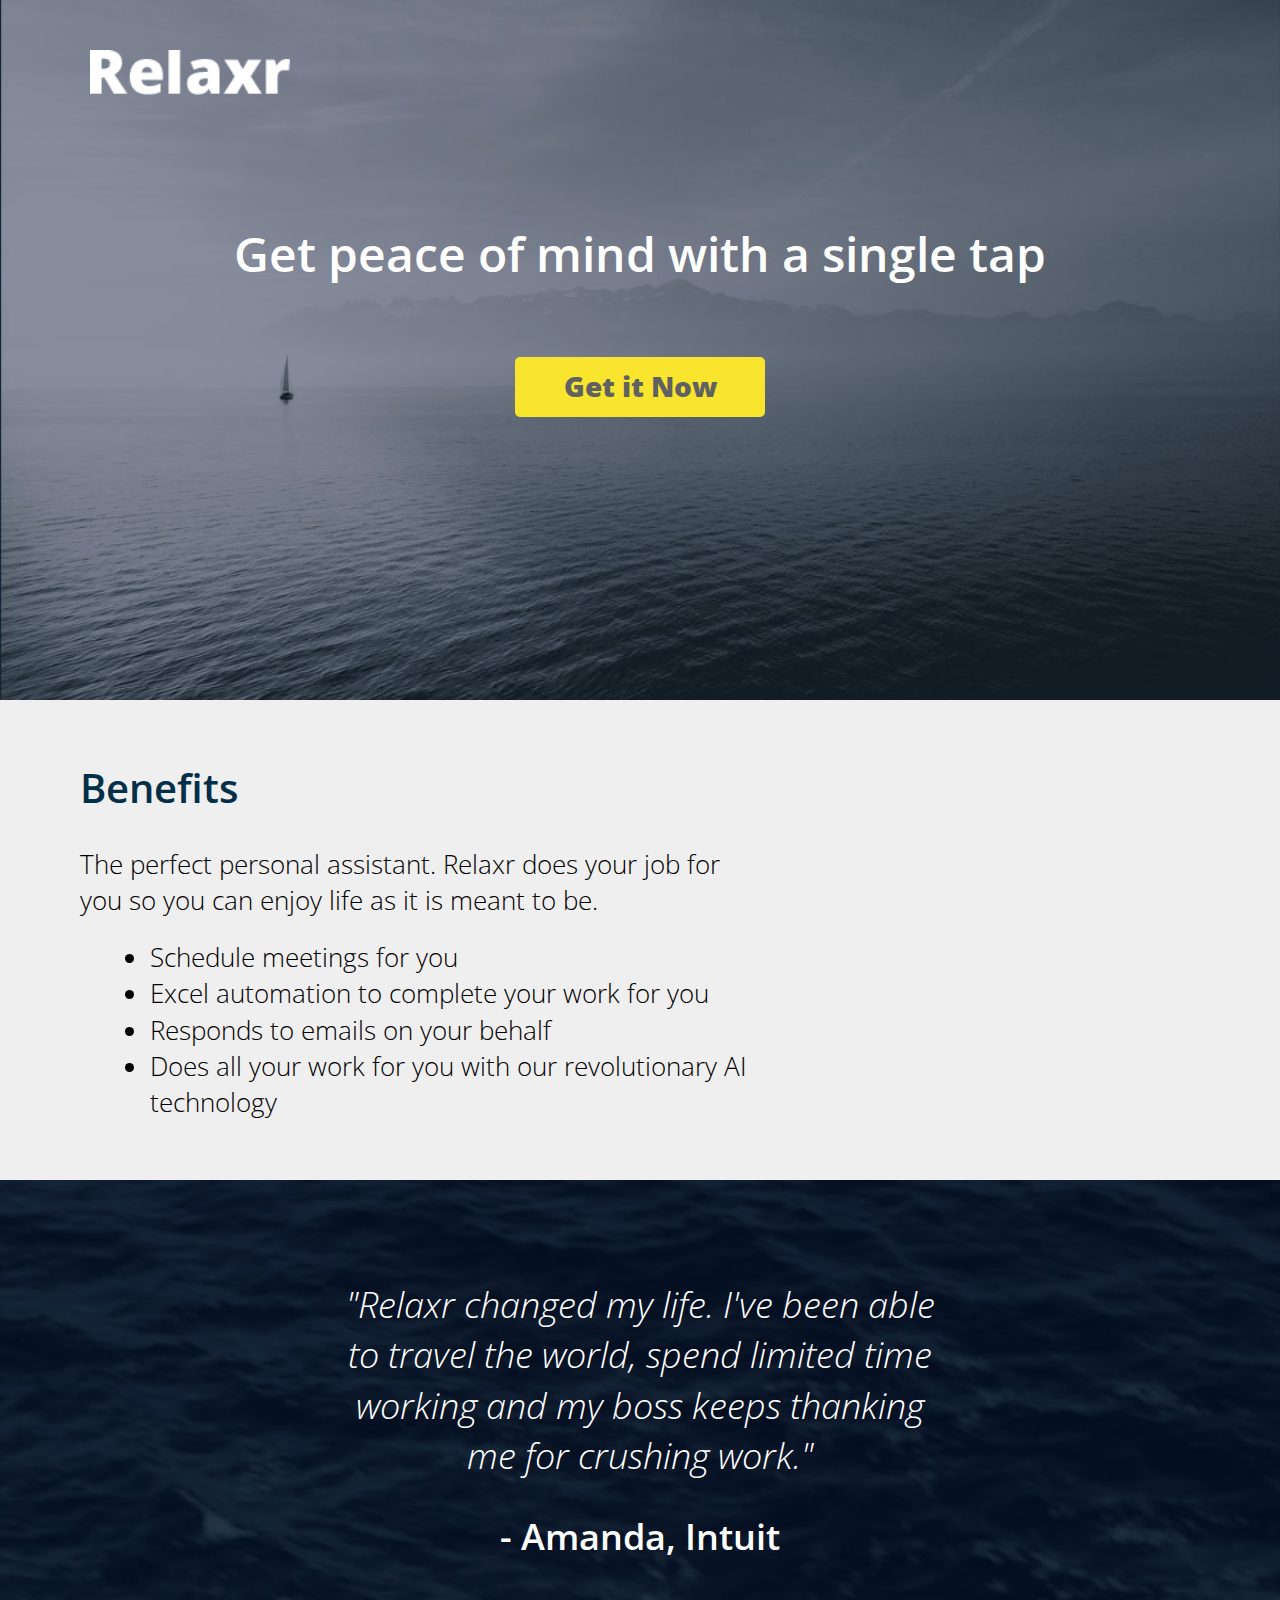
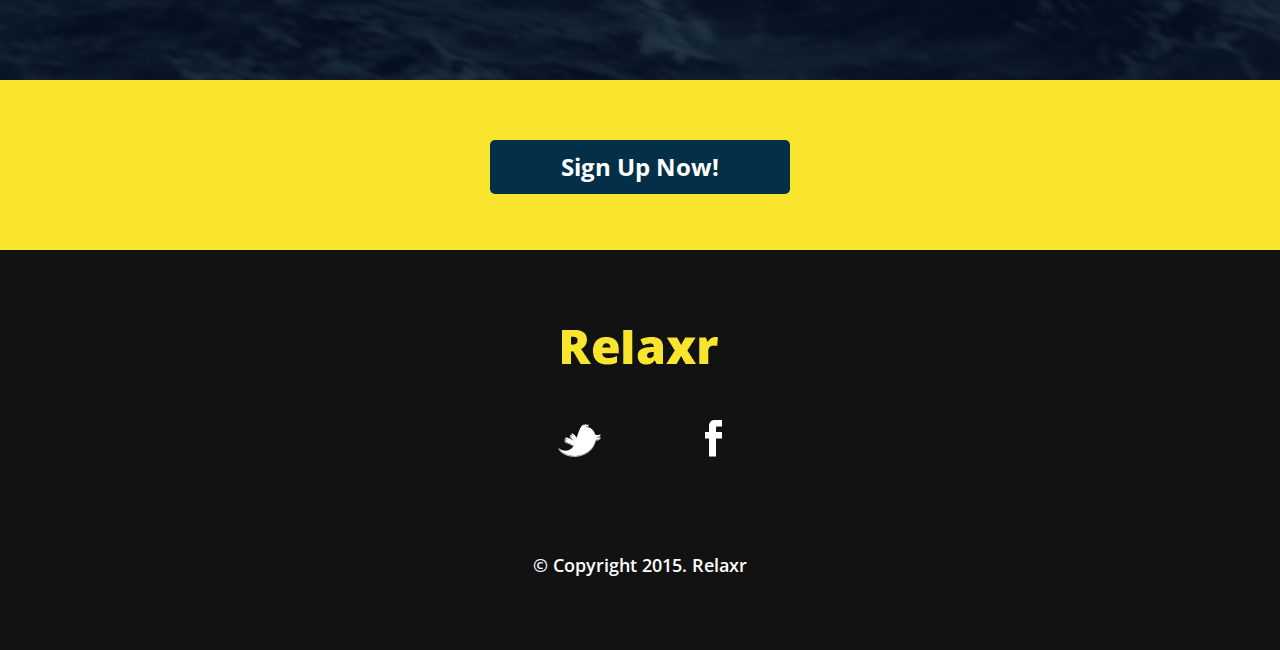
<file: index.html>
<!DOCTYPE html>
<html lang="en">
    <head>
        <meta charset="utf-8">
        <meta name="description" content="Relaxr landing page">
        <meta name="keywords" content="relaxr, automation, software">

        <title>Relaxr</title>

        <!-- external CSS link -->
        <link rel="stylesheet" href="css/reset.css">
        <link rel="stylesheet" href="css/style.css">
        <link href='https://fonts.googleapis.com/css?family=Open+Sans:100,300,400,600,800' rel='stylesheet' type='text/css'>

    </head>
    <body>

        <div class="group">

            <header>

                <img class="logowhite" src="images/logo-white.png" alt="logo-white">

                <h1>Get peace of mind with a single tap</h1>

                <div class="get"><a href="www.relaxr.com" class="grey">Get it Now</a></div>

            </header>
        </div>
    
        <div class="group">
        
            <section class="benefits">

                <h2>Benefits</h2>
                
                <p>The perfect personal assistant. Relaxr does your job for you so you can enjoy life as it is meant to be.</p>

                <ul>
                    <li>Schedule meetings for you</li>
                    <li>Excel automation to complete your work for you</li>
                    <li>Responds to emails on your behalf</li>
                    <li>Does all your work for you with our revolutionary AI technology</li>
                </ul>

            </section>

            </div>

        <div class="group">

            <section class="quote">

                <h2 class="visually-hidden">Testimonial</h2>


                <blockquote>"Relaxr changed my life. I've been able to travel the world, spend limited time working and my boss keeps thanking me for crushing work." </blockquote>

                <div class="client-name">- Amanda, Intuit</div>

            </section>

        </div>

        <div class="group">

            <div class="signup">
                
                <div class="signup-button"><a href="www.relaxr.com" class="white">Sign Up Now!</a></div>

            </div>

        </div>

        <div class="group">

            <footer>

                <img class="logoyellow" src="images/logo-yellow.png" alt="logo-yellow">

                <div class="social-media">
                <a href="www.twitter.com"><img class="social-icons" src="images/twitter.png" alt="twitter"></a>

                <a href="www.facebook.com"><img class="social-icons" src="images/facebook.png" alt="facebook"></a></div>

                <h4>&copy; Copyright 2015. Relaxr</h4>

            </footer>
        </div>
    </body>
</html>
</file>
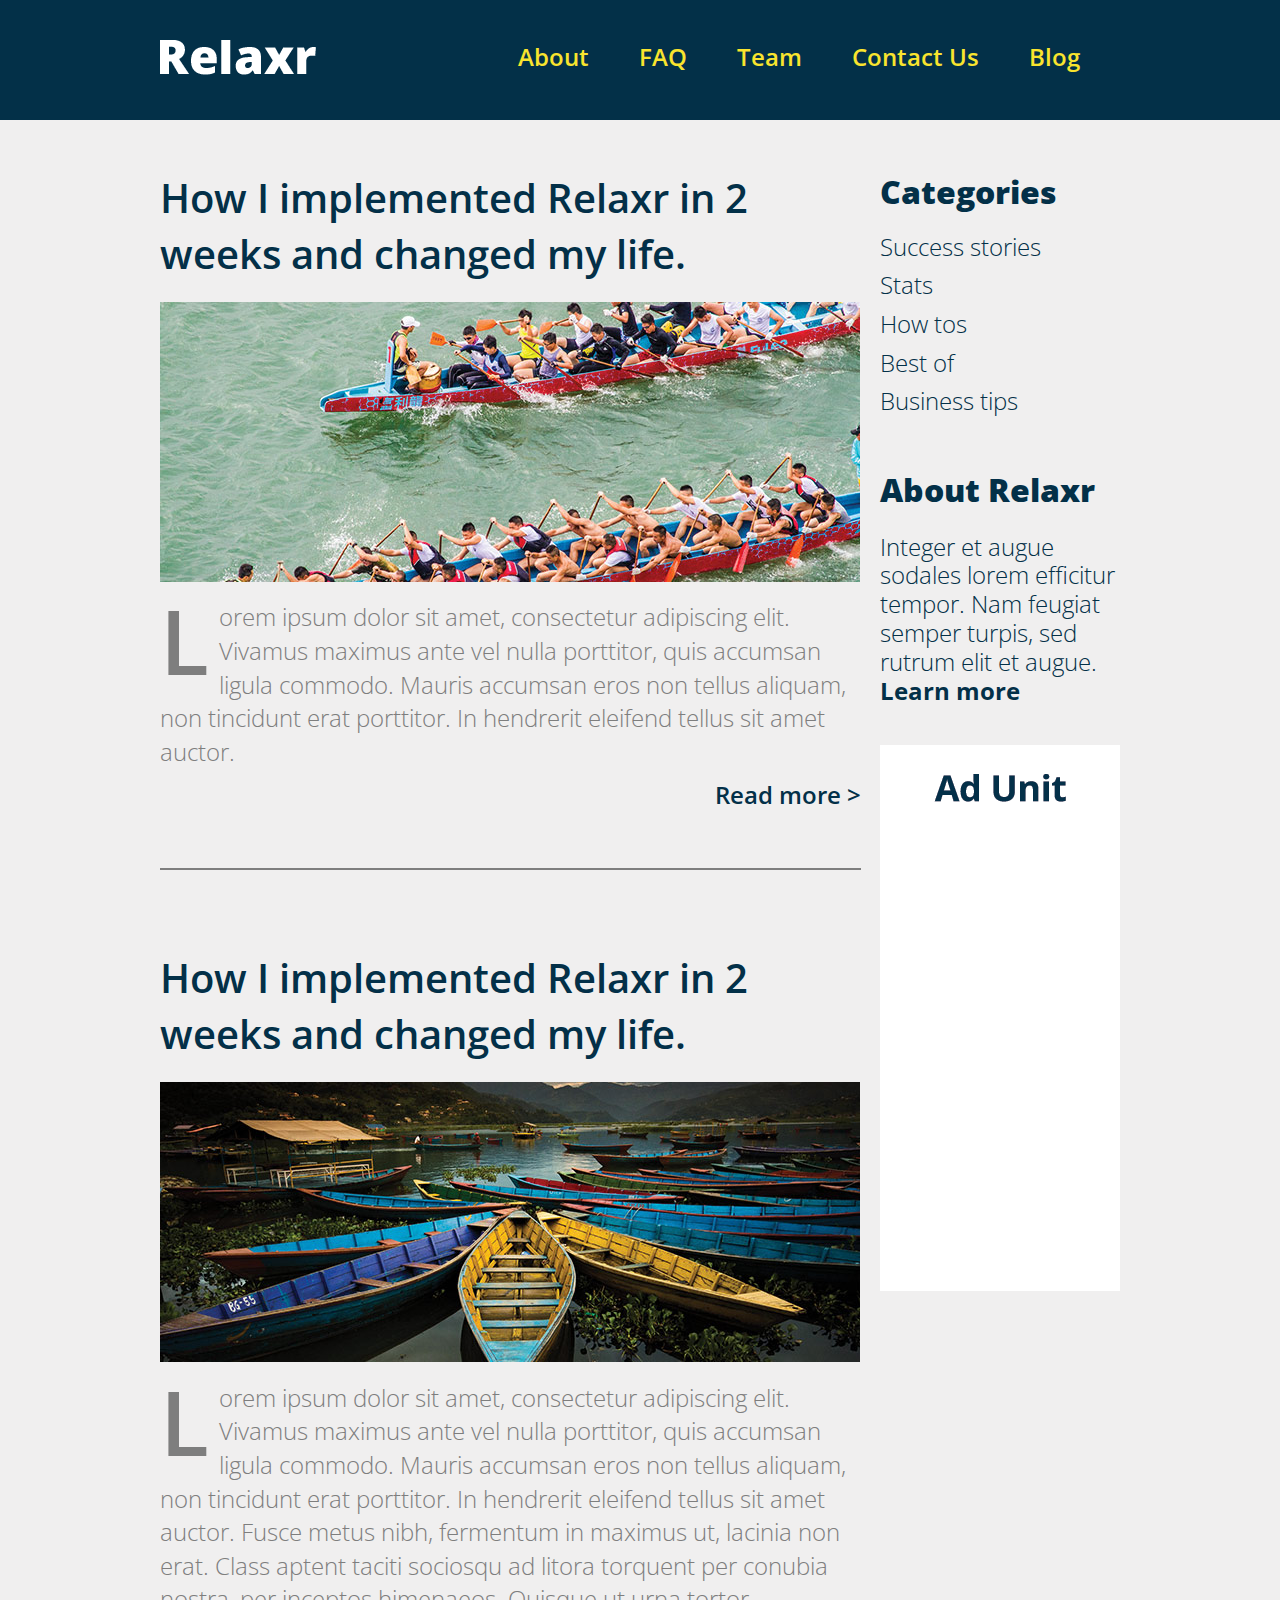
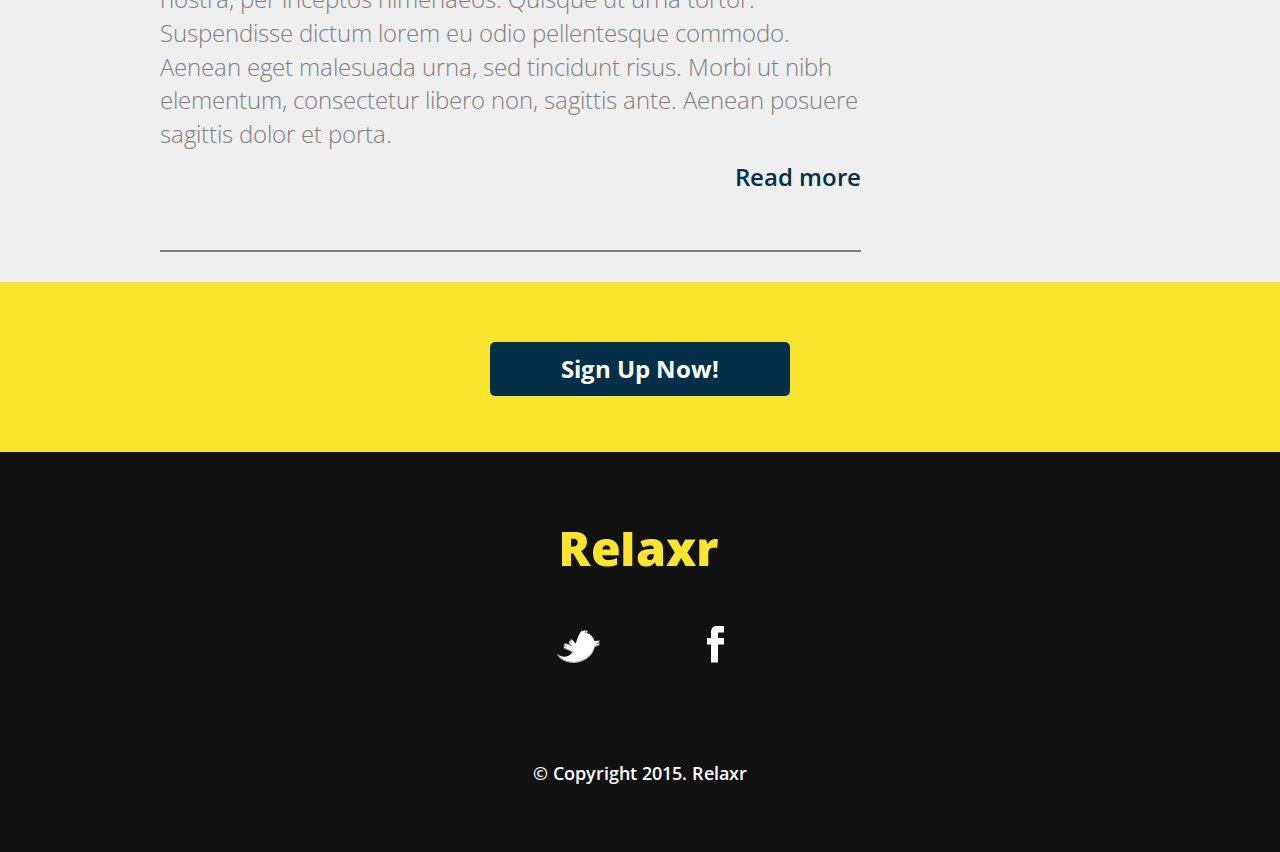
<file: Relaxr blog/index-blog.html>
<!DOCTYPE html>
<html lang="en">
    <head>
        <meta charset="UTF-8">
        <meta name="description" content="Relaxr Blog">
        <meta name="keywords" content="relaxr, blog">

        <title>Relaxr Blog</title>

        <!-- external CSS link -->
        <link rel="stylesheet" href="css/reset.css">
        <link rel="stylesheet" href="css/style.css">
        <link href='https://fonts.googleapis.com/css?family=Open+Sans:100,300,400,600,800' rel='stylesheet' type='text/css'>

    </head>

    <body>

        <header>
            
            <div class="container">
                <img class="header-logo" src="images/logo-white.png" alt="Logo-white">

                <nav class="main">

                    <ul>
                        <li><a href="#">About</a></li>
                        <li><a href="#">FAQ</a></li>
                        <li><a href="#">Team</a></li>
                        <li><a href="#">Contact Us</a></li>
                        <li><a href="#">Blog</a></li>
                    </ul>

                </nav>
            </div>

        </header>

        <div class="container">
        
            <section class="blog-column">

                <h3 class="visually-hidden">Blog</h3>

                <article>

                    <h3>How I implemented Relaxr in 2 weeks and changed my life.</h3>

                    <img src="images/blog_photo1.jpg" alt="blog photo1">

                    <p><span class="first-letter">L</span>orem ipsum dolor sit amet, consectetur adipiscing elit. Vivamus maximus ante vel nulla porttitor, quis accumsan ligula commodo. Mauris accumsan eros non tellus aliquam, non tincidunt erat porttitor. In hendrerit eleifend tellus sit amet auctor. <span class='hiddenText'>Fusce metus nibh, fermentum in maximus ut, lacinia non erat. Class aptent taciti sociosqu ad litora torquent per conubia nostra, per inceptos himenaeos. Quisque ut urna tortor. Suspendisse dictum lorem eu odio pellentesque commodo. Aenean eget malesuada urna, sed tincidunt risus. Morbi ut nibh elementum, consectetur libero non, sagittis ante. Aenean posuere sagittis dolor et porta. Praesent tincidunt orci eu nulla suscipit lobortis.</span></p>

                    <a class="read-link" id='readMore1' href="#">Read more ></a>

                    <a class="read-link" id='readLess1' href="#">Read less</a>

                </article>

                <article>

                    <h3>How I implemented Relaxr in 2 weeks and changed my life.</h3>

                    <img src="images/blog_photo2.jpg" alt="blog photo2">

                    <p><span class="first-letter">L</span>orem ipsum dolor sit amet, consectetur adipiscing elit. Vivamus maximus ante vel nulla porttitor, quis accumsan ligula commodo. Mauris accumsan eros non tellus aliquam, non tincidunt erat porttitor. In hendrerit eleifend tellus sit amet auctor. Fusce metus nibh, fermentum in maximus ut, lacinia non erat. Class aptent taciti sociosqu ad litora torquent per conubia nostra, per inceptos himenaeos. Quisque ut urna tortor. Suspendisse dictum lorem eu odio pellentesque commodo. Aenean eget malesuada urna, sed tincidunt risus. Morbi ut nibh elementum, consectetur libero non, sagittis ante. Aenean posuere sagittis dolor et porta.</p>

                    <a class="read-link">Read more</a>

                </article>

            </section>


            <aside class="sidebar">

                <h2>Categories</h2>

                <ul>
                    <li><a class="categories" href="#">Success stories</a></li>
                    <li><a class="categories" href="#">Stats</a></li>
                    <li><a class="categories" href="#">How tos</a></li>
                    <li><a class="categories" href="#">Best of</a></li>
                    <li><a class="categories" href="#">Business tips</a></li>
                </ul>

                <article class="about">

                    <h2>About Relaxr</h2>

                    <p class="aboutrelaxr">Integer et augue sodales lorem efficitur tempor. Nam feugiat semper turpis, sed rutrum elit et augue.<span id='learnMoretext'>Integer et augue sodales lorem efficitur tempor. Nam feugiat semper turpis, sed rutrum elit et augue.</span><a class="learn-more" id='learn_link'>Learn more</a></p>

                </article>


                <img src="images/ad-unit.png" alt="ad-space">

            </aside>

        </div>


        <aside class="signup">
            
            <div class="signup-button"><a href="www.relaxr.com" class="white">Sign Up Now!</a></div>

        </aside>

        <footer>

            <img class="logoyellow" src="images/logo-yellow.png" alt="logo-yellow">

            <div class="social-media">
            <a href="#"><img class="social-icons" src="images/twitter.png" alt="twitter"></a>

            <a href="#"><img class="social-icons" src="images/facebook.png" alt="facebook"></a></div>

            <h4>&copy; Copyright 2015. Relaxr</h4>

        </footer>

        <script src="https://ajax.googleapis.com/ajax/libs/jquery/2.1.4/jquery.min.js">
        </script>
        <script src="js/jquery.js"></script>
    
    </body>
</html>
</file>
<file: css/style.css>
/*
Project Name: Relaxr
Client: Relaxr
Author: Vinna Baptist
Developer @GA in MEL
*/


/******************************************
/* SETUP
/*******************************************/

/* Box Model Hack */
* {
     -moz-box-sizing: border-box; /* Firexfox */
     -webkit-box-sizing: border-box; /* Safari/Chrome/iOS/Android */
     box-sizing: border-box; /* IE */
}

/* Clearfix: contain floats */
.group:after {
    content: " ";
    display: block;
    clear: both;
}

.alignright {
  float: right;
  padding: 0 0 10px 10px; /* note the padding around a right floated image */
}

.alignleft {
  float: left;
  padding: 0 10px 10px 0; /* note the padding around a left floated image */
}

/******************************************
/* BASE STYLES
/*******************************************/

body {
     color: #000;
     line-height: 1.4;
     font-family: "Open Sans", sans-serif;
}


/******************************************
/* LAYOUT
/*******************************************/

/* Center the container */
#container1 {
  width: 100%;
  margin: auto;
  height: 500px;

}

.visually-hidden { 
   position: absolute; 
   overflow: hidden; 
   clip: rect(1px 1px 1px 1px); 
   height: 1px;
   width: 1px;
}

header {
  background: url(../images/header_bg.jpg) no-repeat center top;
  height: 700px;
  background-size: cover;
}

footer {
  display: block;
  background-color: #121212;
  width: 100%;
  height: 400px;
  margin: auto;
  text-align: center;
  font-weight: 600;
}

/******************************************
/* ADDITIONAL STYLES
/*******************************************/

h1 {
  font-size: 48px;
  font-weight: 600;
  color: white;
  text-align: center;
  padding-top: 120px;
}

h2 {
  font-size: 40px;
  margin: 30px 0 0 80px;
  color: #033048;
  font-weight: 600;
  padding: 30px 0;
}

.logowhite {
  width: 200px;
  margin: 50px 0 0 90px;
}

.get {
  border-radius: 5px;
  background-color: #f9e42e;
  margin: auto;
  margin-top: 70px;
  width: 250px;
  padding: 10px 30px;
  text-align: center;
}

a.grey:link {
  color: #606161; 
  font-weight: 800;
  text-decoration: none;
  font-size: 28px;
}

.benefits {
  float:left;
  width: 100%;
  height: 480px;
  margin: auto;
  background-color: #f0efef;
}

ul {
  font-weight: 100;
  font-size: 26px;
  margin-left: 150px;
  width: 50%;
  list-style: disc;
}

p {
  font-size: 26px;
  font-weight: 300;
  width: 50%;
  margin-left: 80px;
  padding-bottom: 20px;
}

.quote {
  float: left;
  background: url(../images/testimonial_bg.jpg) no-repeat center top;
  height: 500px;
  background-size: cover;
  font-weight: 100px;
  color: white;
  font-size: 36px;
  text-align: center;
  padding: 100px 340px;
}

blockquote {
  font-style: italic;
  font-size: 36px;
  font-weight: 100;
}

.client-name {
  font-size: 36px;
  font-weight: 600;
  padding: 30px;
}

.signup {
  display: block;
  background: #f9e42e;
  width: 100%;
  height: 170px;
  padding-top: 60px;
}

.signup-button {
  border-radius: 5px;
  background-color: #033048;
  font-color: white;
  padding: 20px 30px;
  text-align: center;
  margin: auto;
  width: 300px;
  padding: 10px 30px;
  font-size: 24px;
  text-transform: bolder;
}

a.white:link {
  color: white; 
  font-weight: bolder;
  text-decoration: none;
  font-size: 24px;
}

.social-icons {
  padding: 50px;
  margin: auto;
}

.logoyellow {
  padding-top: 80px;
}

h4 {
  padding-top: 40px;
  color: white;
  font-size: 18px;
  font-weight: 600;
}

.social-media {
  display: block;
}
</file>
<file: Relaxr blog/css/style.css>
/*
Project Name: Blank Template
Client: Your Client
Author: Your Name
Developer @GA in NYC
*/


/******************************************
/* SETUP
/*******************************************/

/* Box Model Hack */
html {
    box-sizing: border-box;
}
*, *:before, *:after {
    box-sizing: inherit;
}

/* Clearfix: contain floats */
.group:after {
    content: " ";
    display: block;
    clear: both;
}

.alignright {
    float: right;
    padding: 0 0 10px 10px; /* note the padding around a right floated image */
}

.alignleft {
    float: left;
    padding: 0 10px 10px 0; /* note the padding around a left floated image */
}

/******************************************
/* BASE STYLES
/*******************************************/

body {
    color: black;
    font-size: 26px;
    line-height: 1.4;
    background: #f0efef;
    font-family: "Open Sans", Helvetica, Arial, sans-serif;
}


/******************************************
/* LAYOUT
/*******************************************/

/* Center the container */
.container {
    margin: 0 auto;
    max-width: 960px;
}

header {
  display: block;
  height: 120px;
  background: #033048;
}

footer {
  width: 100%;
  margin: auto;
  height: 400px;
  display: block;
  font-weight: 600;
  overflow: hidden;
  text-align: center;
  background-color: #121212;
}

article {
    margin-bottom: 30px;
    padding-bottom: 90px;
    border-bottom: 2px solid #7e7e7e;
}

.blog-column {
    float:left;
    width:73%;
}

.sidebar {
    float: right;
    width: 25%;
}

.about {
    float: right;
    padding-bottom: 0;
    border-bottom: none;
}

/******************************************
/* TYPOGRAPHY
/*******************************************/

h3 {
  color: #033048;
  font-size: 40px;
  font-weight: 600;
  line-height: 1.4;
  padding-top: 50px;
  padding-bottom: 20px;
}

h2 {
    color: #033048;
    font-size: 32px;
    padding: 50px 0 10px 0;
    font-weight: 800;
}

h4 {
  padding-top: 40px;
  color: white;
  font-size: 18px;
  font-weight: 600;
}

p {
  width: 100%;
  color: #7e7e7e;
  padding: 10px 0;
  font-size: 24px;
  font-weight: 100;
}

.first-letter {
  float: left;
  color: #7e7e7e;
  font-size: 90px;
  font-weight: 600;
  line-height: 60px;
  padding: 10px 10px 10px 0;
}

.learn-more {
    color: #033048;
    display: block;
    font-weight: 700;
    text-decoration: none;
}

/******************************************
/* ADDITIONAL STYLES
/*******************************************/

a:hover {
  color: #ff8000;
}

.visually-hidden { 
   position: absolute; 
   overflow: hidden; 
   clip: rect(1px 1px 1px 1px); 
   height: 1px;
   width: 1px;
}

li {
    float: left;
    font-size: 24px;
    font-weight: 600;
}

li a {
    display: block;
    color: #f9e42e;
    text-align: left;
    text-decoration: none;
    padding: 40px 40px 0 10px;
}

.categories {
    padding: 5px 70px 0 0;
    color: #033048;
    font-size: 24px;
    font-weight: 100;
}

.aboutrelaxr {
    color: #033048;
    line-height: 1.2;
}

.main {
    float:right;
}

.header-logo {
    padding: 40px 30px 0 0;
    float: left;
}

.read-link {
    float: right;
    color: #033048;
    font-size: 24px;
    font-weight: 600;
    padding-bottom: 30px;
    text-decoration: none;
}

.signup {
  width: 100%;
  height: 170px;
  display: block;
  padding-top: 60px;
  overflow: hidden;
  background: #f9e42e;
}

.signup-button {
  margin: auto;
  color: white;
  width: 300px;
  font-size: 24px;
  border-radius: 5px;
  padding: 20px 30px;
  text-align: center;
  padding: 10px 30px;
  background-color: #033048;
}

a.white:link {
  font-size: 24px;
  color: white; 
  font-weight: bolder;
  text-decoration: none;
}

.social-icons {
  padding: 50px;
  margin: auto;
}

.logoyellow {
  padding-top: 80px;
}

.social-media {
  display: block;
}

.hide {
  display:none;
}
</file>
